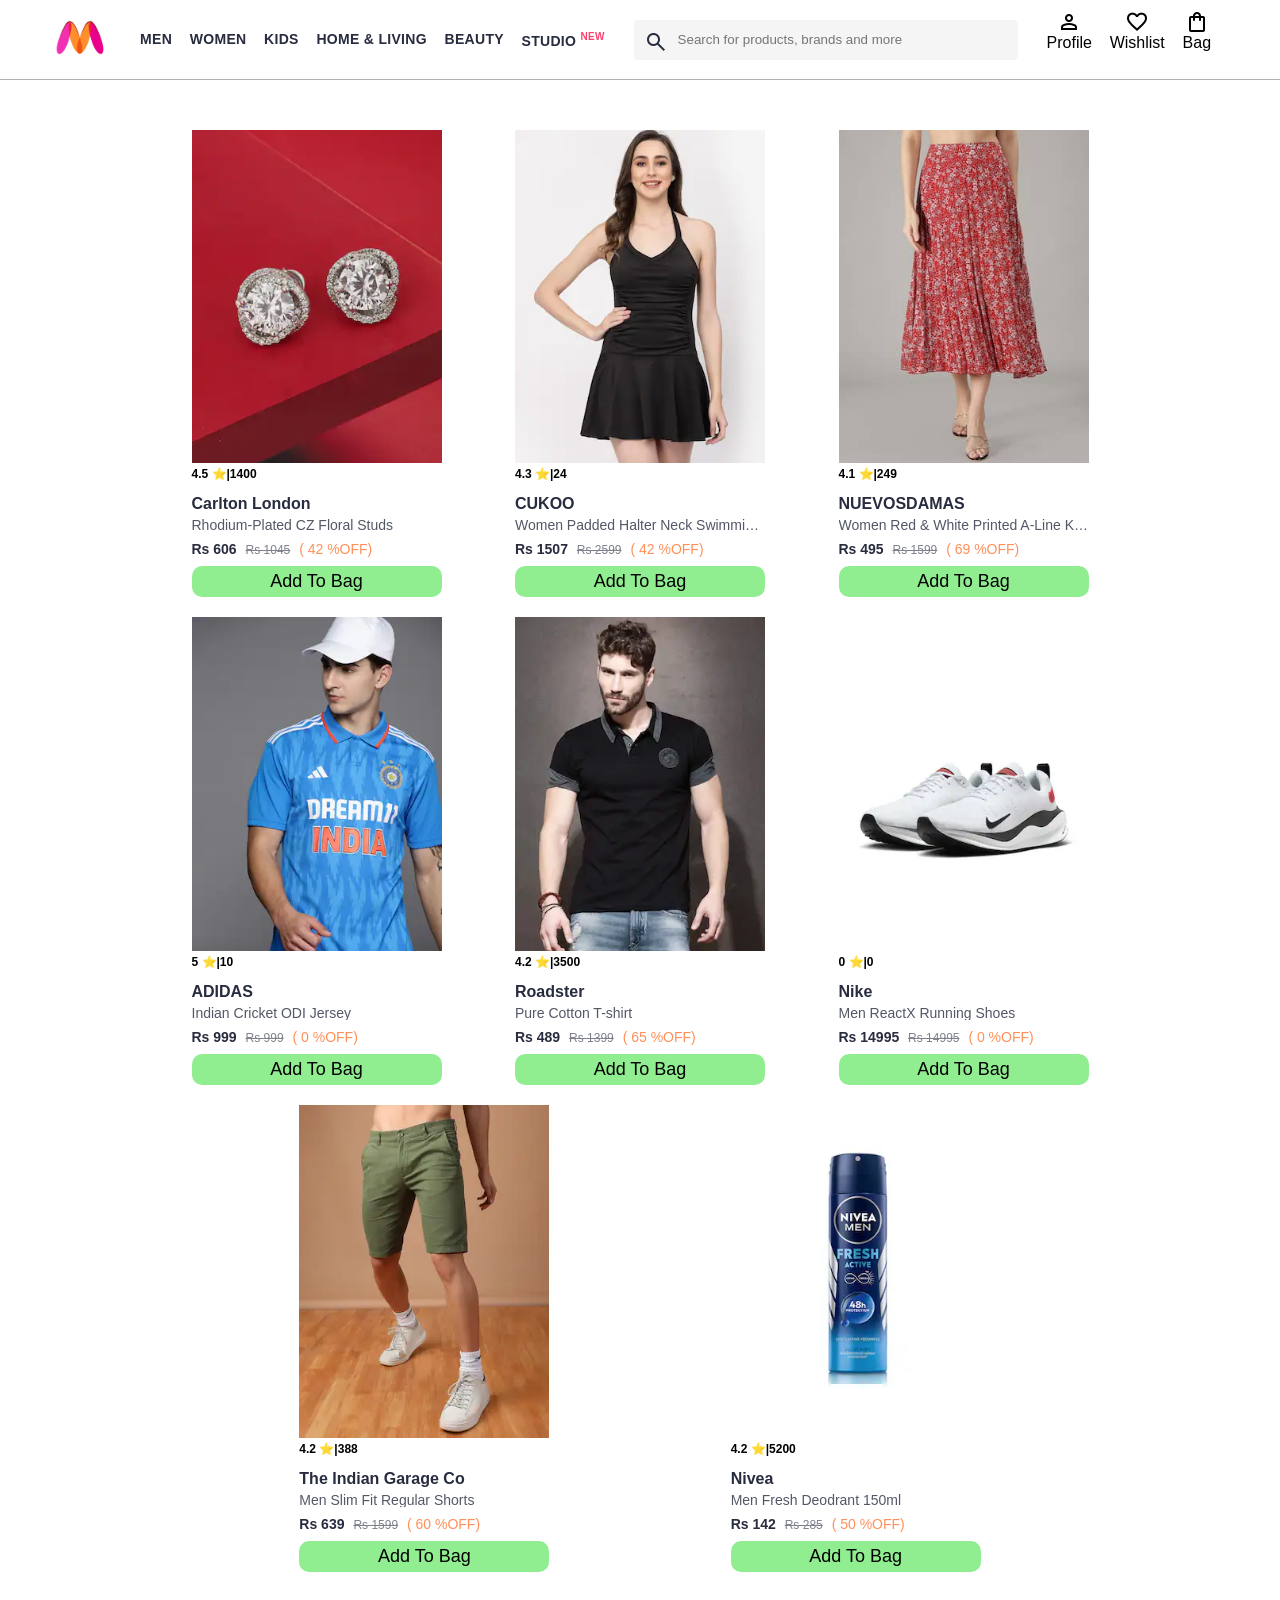
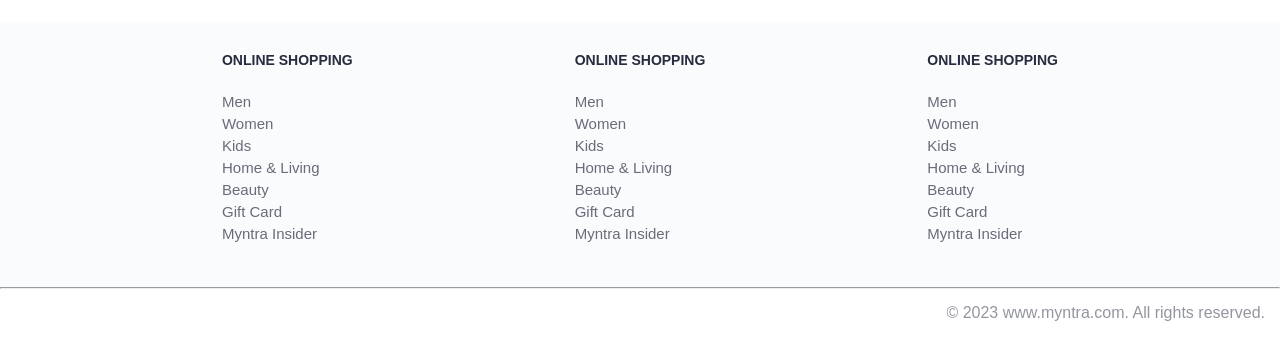
<file: index.html>
<!DOCTYPE html>
<html lang="en">
<head>
    <title>Myntra Functional Clone</title>
    <link rel="stylesheet" href="css/index.css">
    <link rel="stylesheet" href="https://fonts.googleapis.com/css2?family=Material+Symbols+Outlined:opsz,wght,FILL,GRAD@20..48,100..700,0..1,-50..200" />
</head>
<body>
    <header>
        <div class="logo_container">
            <a href="#"><img class="myntra_home" src="images/myntra_logo.webp" alt="Myntra Home"></a>
        </div>
        <nav class="nav_bar">
            <a href="#">Men</a>
            <a href="#">Women</a>
            <a href="#">Kids</a>
            <a href="#">Home & Living</a>
            <a href="#">Beauty</a>
            <a href="#">Studio <sup>New</sup></a>
        </nav>
        <div class="search_bar">
            <span class="material-symbols-outlined search_icon">search</span>
            <input class="search_input" placeholder="Search for products, brands and more">
        </div>
        <div class="action_bar">
            <div class="action_container">
                <span class="material-symbols-outlined action_icon">person</span>
                <span class="action_name">Profile</span>
            </div>

            <div class="action_container">
                <span class="material-symbols-outlined action_icon">favorite</span>
                <span class="action_name">Wishlist</span>
            </div>

            <a class="action_container" href="pages/bag.html" style="text-decoration: none; color: black;">
                <span class="material-symbols-outlined action_icon">shopping_bag</span>
                <span class="action_name" >Bag</span>
                <span class="bag-item-count">0</span>
            </a>
        </div>
    </header>
    <main>
        <div class="items-container">
            
        </div>

    </main>
    <footer>
        <div class="footer_container">
            <div class="footer_column">
                <h3>ONLINE SHOPPING</h3>

                <a href="#">Men</a>
                <a href="#">Women</a>
                <a href="#">Kids</a>
                <a href="#">Home & Living</a>
                <a href="#">Beauty</a>
                <a href="#">Gift Card</a>
                <a href="#">Myntra Insider</a>
            </div>

            <div class="footer_column">
                <h3>ONLINE SHOPPING</h3>

                <a href="#">Men</a>
                <a href="#">Women</a>
                <a href="#">Kids</a>
                <a href="#">Home & Living</a>
                <a href="#">Beauty</a>
                <a href="#">Gift Card</a>
                <a href="#">Myntra Insider</a>
            </div>

            <div class="footer_column">
                <h3>ONLINE SHOPPING</h3>

                <a href="#">Men</a>
                <a href="#">Women</a>
                <a href="#">Kids</a>
                <a href="#">Home & Living</a>
                <a href="#">Beauty</a>
                <a href="#">Gift Card</a>
                <a href="#">Myntra Insider</a>
            </div>
        </div>
        <hr>

        <div class="copyright">
            © 2023 www.myntra.com. All rights reserved.
        </div>
    </footer>
    <script src="data/items.js"></script>
    <script src="scripts/index.js">
        
    </script>
</body>
</html>
</file>
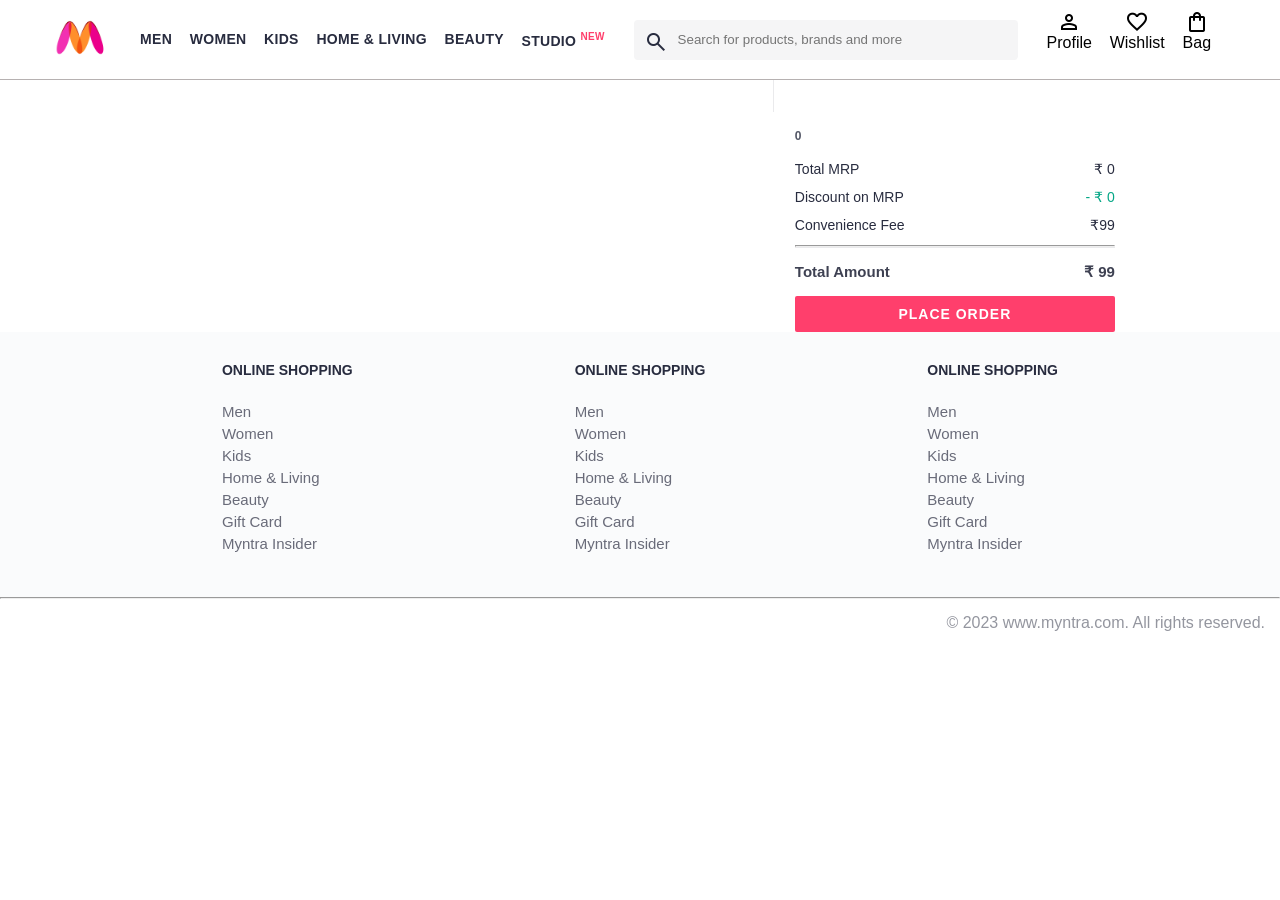
<file: pages/bag.html>
<!DOCTYPE html>
<html lang="en">
<head>
    <title>Myntra Clone</title>
    <link rel="stylesheet" href="../css/index.css">
    <link rel="stylesheet" href="../css/bag.css">
    <link rel="stylesheet" href="https://fonts.googleapis.com/css2?family=Material+Symbols+Outlined:opsz,wght,FILL,GRAD@20..48,100..700,0..1,-50..200" />
</head>
<body>
    <header>
        <div class="logo_container">
            <a href="#"><img class="myntra_home" src="../images/myntra_logo.webp" alt="Myntra Home"></a>
        </div>
        <nav class="nav_bar">
            <a href="#">Men</a>
            <a href="#">Women</a>
            <a href="#">Kids</a>
            <a href="#">Home & Living</a>
            <a href="#">Beauty</a>
            <a href="#">Studio <sup>New</sup></a>
        </nav>
        <div class="search_bar">
            <span class="material-symbols-outlined search_icon">search</span>
            <input class="search_input" placeholder="Search for products, brands and more">
        </div>
        <div class="action_bar">
            <div class="action_container">
                <span class="material-symbols-outlined action_icon">person</span>
                <span class="action_name">Profile</span>
            </div>

            <div class="action_container">
                <span class="material-symbols-outlined action_icon">favorite</span>
                <span class="action_name">Wishlist</span>
            </div>

            <div class="action_container">
                <span class="material-symbols-outlined action_icon">shopping_bag</span>
                <span class="action_name">Bag</span>
                <span class="bag-item-count">0</span>
            </div>
        </div>
    </header>
    <main>
      <div class="bag-page">
        <div class="bag-items-container">
      

        </div>
        <div class="bag-summary">
        
        </div>

      </div>
    </main>
    <footer>
        <div class="footer_container">
            <div class="footer_column">
                <h3>ONLINE SHOPPING</h3>

                <a href="#">Men</a>
                <a href="#">Women</a>
                <a href="#">Kids</a>
                <a href="#">Home & Living</a>
                <a href="#">Beauty</a>
                <a href="#">Gift Card</a>
                <a href="#">Myntra Insider</a>
            </div>

            <div class="footer_column">
                <h3>ONLINE SHOPPING</h3>

                <a href="#">Men</a>
                <a href="#">Women</a>
                <a href="#">Kids</a>
                <a href="#">Home & Living</a>
                <a href="#">Beauty</a>
                <a href="#">Gift Card</a>
                <a href="#">Myntra Insider</a>
            </div>

            <div class="footer_column">
                <h3>ONLINE SHOPPING</h3>

                <a href="#">Men</a>
                <a href="#">Women</a>
                <a href="#">Kids</a>
                <a href="#">Home & Living</a>
                <a href="#">Beauty</a>
                <a href="#">Gift Card</a>
                <a href="#">Myntra Insider</a>
            </div>
        </div>
        <hr>

        <div class="copyright">
            © 2023 www.myntra.com. All rights reserved.
        </div>
    </footer>
    <script src="../data/items.js"></script>
    <script src="../scripts/index.js"></script>
     <script src="../scripts/bag.js"></script>

</body>
</html>
</file>
<file: css/index.css>
/***************** Item Page CSS **************************/
/*.action_container {
    text-decoration: none;
}
a.action_container:link {
    color:black;
}
.item-details {
    cursor: pointer;
    width: 250px;
    margin: 10px;
}
.stars {
    font-size: 12px;
    font-weight: 700;
    text-align: left;
}
.company {
    font-size: 18px;
    font-weight: 700;
    line-height: 1;
    color: #282c3f;
    margin-bottom: 6px;
    overflow: hidden;
    text-overflow: ellipsis;
    white-space: nowrap;
    margin-top: 20px;
}
.item-name {
    color: #535766;
    font-size: 16px;
    line-height: 1;
    margin-bottom: 0;
    margin-top: 0;
    overflow: hidden;
    text-overflow: ellipsis;
    white-space: nowrap;
    font-weight: 400;
    display: block;
}
.price-container {
    margin-top: 10px;
}
.current-price {
    font-size: 14px;
    font-weight: 700;
    color: #282c3f;
}
.original-price {
    text-decoration: line-through;
    color: #7e818c;
    font-weight: 400;
    margin-left: 5px;
    font-size: 12px;
}
.discount-percentage {
    color: #ff905a;
    font-weight: 400;
    font-size: 12px;
    margin-left: 5px;
}
.btn-bag {
    background-color: lightgreen;
    border: none;
    padding: 5px 15px;
    border-radius: 10px;
    width: 100%;
    margin-top: 7px;
    font-size: 20px;
    cursor: pointer;
}
.bag-items {
    background-color: #f16565;
    white-space: nowrap;
    text-align: center;
    line-height: 18px;
    padding: 0 6px;
    height: 18px;
    position: relative;
    border-radius: 50%;
    font-size: 12px;
    color: #fff;
    left: 13px;
    top: -44px;
    font-weight: 700;
    cursor: pointer;
}*/

* {
    margin: 0;
    padding: 0;
    font-family: Assistant,-apple-system,BlinkMacSystemFont,Segoe UI,Roboto,Helvetica,Arial,sans-serif;
    box-sizing: border-box;
}
header {
    display: flex;
    background-color: #ffffff;
    height: 80px;
    justify-content: space-between;
    align-items: center;
    border-bottom: 1px solid #b6b1b1;
}
.myntra_home {
    height: 45px;
}
.logo_container {
    margin-left: 4%;
}
.action_bar {
    margin-right: 4%;
}
.nav_bar {
    display: flex;
    min-width: 500px;
    justify-content: space-evenly;
}
.nav_bar a {
    font-size: 14px;
    letter-spacing: .3px;
    color: #282c3f;
    font-weight: 700;
    text-transform: uppercase;
    text-decoration: none;
    padding: 28px 0;
    border-bottom: 5px solid #ffffff;
}
.nav_bar a:hover {
    border-bottom: 4px solid #f54e77;
}

.nav_bar a sup {
    color: #ff3f6c;
    font-size: 10px;
}

.search_bar {
    height: 40px;
    min-width: 200px;
    width: 30%;
    display: flex;
    align-items: center;
}
.search_icon {
    box-sizing: content-box;
    height: 20px;
    padding: 10px;

    background-color: #f5f5f6;
    color: #282c3f;
    font-weight: 300;
    border-radius: 4px 0 0 4px;
}
.search_input {
    color: #696e79;
    background-color: #f5f5f6;
    flex-grow: 1;
    height: 40px;
    border: 0;
    border-radius: 0 4px 4px 0;
}

.action_bar {
    display: flex;
    min-width: 200px;
    justify-content: space-evenly;
}

.action_container {
    display: flex;
    flex-direction: column;
    align-items: center;
}

/* Main section */
.banner_container {
    margin: 40px 0;
}
.banner_image {
    width: 100%;
}

.category_heading {
    text-transform: uppercase;
    color: #3e4152;
    letter-spacing: .15em;
    font-size: 1.8em;
    margin: 50px 0 10px 30px;
    max-height: 5em;
    font-weight: 700;
}

.category-items,.items-container {
    width: 80%;
    margin: 50px 10%;
    display: flex;
    flex-wrap: wrap;
    justify-content: space-evenly;
}

.sale_item {
    width: 250px;
}

.footer_container {
    padding: 30px 0px 40px 0px;
    background: #FAFBFC;
    display: flex;
    justify-content: space-evenly;
}

.footer_column {
    display: flex;
    flex-direction: column;
}

.footer_column h3 {
    color: #282c3f;
    font-size: 14px;
    margin-bottom: 25px;
}

.footer_column a {
    color: #696b79;
    font-size: 15px;
    text-decoration: none;
    padding-bottom: 5px;
}

.copyright {
    color: #94969f;
    text-align: end;
    padding: 15px;
}

.items-container{
    width: 80%;
    margin: 40px 10%;
  

}
.item-container{
    width:250px;
    margin: 10px;


}
.item-image{
    width: 100%;

}
.rating{
    font-size: 12px;
    font-weight: 700;

}
.company-name{
    margin-top:15px ;
    font-size: 16px;
    font-weight: 700;
    line-height: 1;
    color: #282c3f;
    margin-bottom: 6px;
    overflow: hidden;
    text-overflow: ellipsis;
    white-space: nowrap;

}
.item-name{
    color: #535766;
    font-size: 14px;
    line-height: 1;
    margin-bottom: 0;
    margin-top: 0;
    overflow: hidden;
    text-overflow: ellipsis;
    white-space: nowrap;
    font-weight: 400;
    display: block;

}
.price{
    margin-top: 10px;
    font-size: 14px;
    line-height: 15px;
    color: #282c3f;
    white-space: nowrap;

}
.current-price{
font-size: 14px;
font-weight: 700;
color: #282c3f;
}
.original-price{
    text-decoration: line-through;
    color: #7e818c;
    font-weight: 400;
    margin-left: 5px;
    font-size: 12px;


}
.discount{
    color:#ff905a;
   font-weight:400;
   margin-left: 12px;
   margin-left: 5px;




}
.btn-add-bag{
    margin-top: 8px;
    font-size:18px ;
    padding: 5px 0px;
    width:100% ;
    background-color: lightgreen;
    border: none;
    padding: 5px 15px;
    border-radius: 10px;
    cursor:pointer;


}
.bag-item-count{
     background-color: #f16565;
    white-space: nowrap;
    text-align: center;
    line-height: 18px;
    padding: 0 6px;
    height: 18px;
    position: relative;
    border-radius: 50%;
    font-size: 12px;
    color: #fff;
    left: 13px;
    top: -44px;
    font-weight: 700;
    cursor: pointer;

}
.nav_bar a {
    border-bottom: none;
}
</file>
<file: css/bag.css>
.bag-items-container {
  display: inline-block;
  width: 64%;
  padding-right: 20px;
  border-right: 1px solid #eaeaec;
  padding-top: 32px;
  color: #282c3f;
  font-size: 13px;
  line-height: 1.42857143;
}

.bag-page {
  width: 75%;
  margin-left: 12.5%;
}

.bag-summary {
  vertical-align: top;
  display: inline-block;
  width: 35%;
  padding: 24px 0 0 16px;
  color: #282c3f;
  font-size: 13px;
  line-height: 1.42857143;
}

.bag-details-container {
  margin-bottom: 16px;
}

.price-header {
  font-size: 12px;
  font-weight: 700;
  margin: 24px 0 16px;
  color: #535766;
}

.price-item {
  margin-bottom: 12px;
  line-height: 16px;
  font-size: 14px;
  color: #282c3f;
}

.price-item-value {
  float: right;
}

.priceDetail-base-discount {
  color: #03a685;
}

.price-footer {
  font-weight: 700;
  font-size: 15px;
  padding-top: 16px;
  border-top: 1px solid #eaeaec;
  color: #3e4152;
  line-height: 16px;
}

.btn-place-order {
  width: 100%;
  letter-spacing: 1px;
  font-size: 14px;
  font-weight: 600;
  border-radius: 2px;
  border-width: 0px;
  padding: 10px 16px;
  background-color: rgb(255, 63, 108);
  color: rgb(255, 255, 255);
  cursor: pointer;
}

.bag-item-container {
  margin-bottom: 8px;
  background: #fff;
  font-size: 14px;
  border: 1px solid #eaeaec;
  border-radius: 4px;
  position: relative;
  padding: 12px 12px 0;
}

.item-left-part {
  position: absolute;
  background: rgb(255, 242, 223);
  height: 148px;
  width: 111px;
}

.item-right-part {
  padding-left: 12px;
  position: relative;
  min-height: 148px;
  margin-left: 111px;
  margin-bottom: 12px;
}

.bag-item-img {
  width: 100%;
}

.return-period {
  display: inline-flex;
  font-size: 14px;
  padding-top: 8px;
}

.return-period-days {
  font-weight: 700;
  margin-right: 4px;
}

.delivery-details {
  margin-top: 5px;
  color: #282c3f;
  font-size: 12px;
  letter-spacing: -.1px;
  margin-bottom: 8px;
  line-height: 15px;
}

.delivery-details-days {
  color: #03a685;
}

.remove-from-cart {
  position: absolute;
  font-size: 25px;
  top: 10px;
  right: 18px;
  width: 14px;
  height: 14px;
  cursor: pointer;
}
</file>
